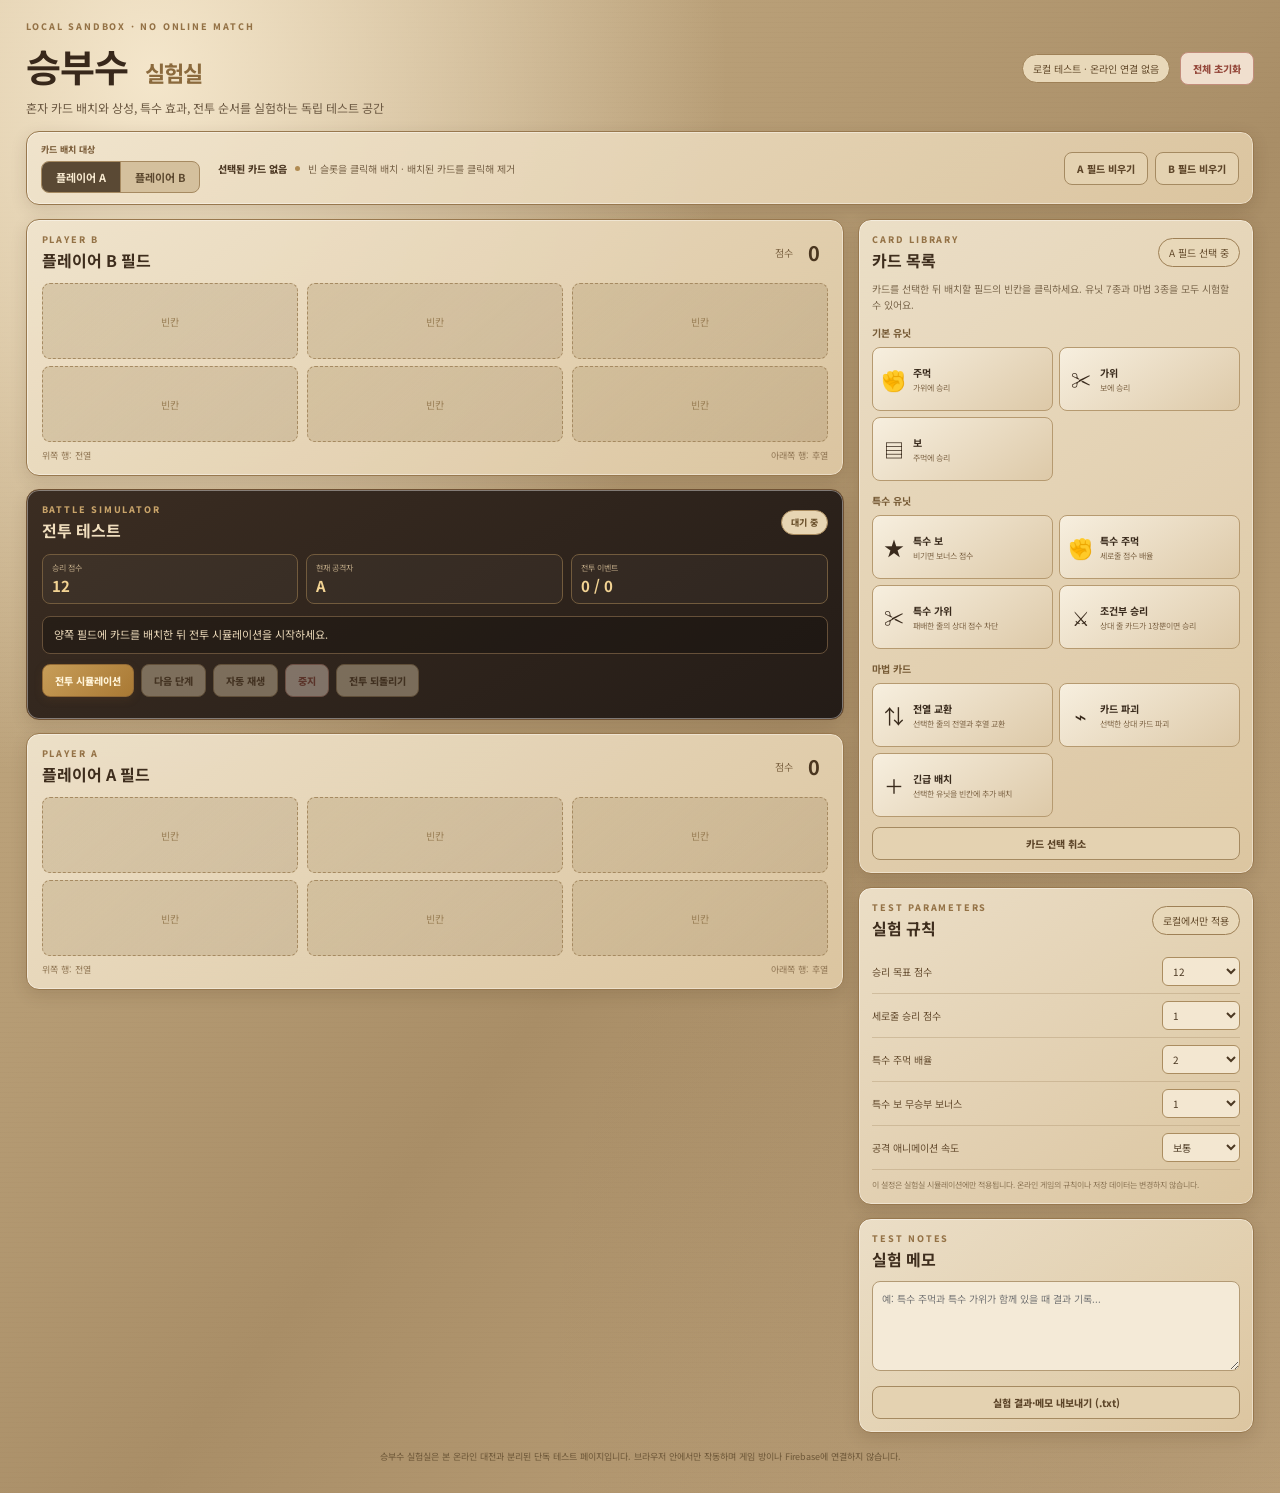
<file: rps-card-duel-lab/index.html>
<!doctype html>
<html lang="ko">
<head>
  <meta charset="UTF-8">
  <meta name="viewport" content="width=device-width, initial-scale=1.0">
  <meta name="theme-color" content="#32271e">
  <title>승부수 실험실 | 1인 카드 전투 테스트</title>
  <link rel="stylesheet" href="./lab.css">
</head>
<body>
  <main class="lab-shell">
    <header class="lab-header">
      <div>
        <p class="eyebrow">LOCAL SANDBOX · NO ONLINE MATCH</p>
        <h1>승부수 <span>실험실</span></h1>
        <p class="subhead">혼자 카드 배치와 상성, 특수 효과, 전투 순서를 실험하는 독립 테스트 공간</p>
      </div>
      <div class="header-actions">
        <span class="local-badge">로컬 테스트 · 온라인 연결 없음</span>
        <button id="resetAll" class="button danger-ghost" type="button">전체 초기화</button>
      </div>
    </header>

    <section class="tool-row panel">
      <div class="side-picker">
        <span class="tool-label">카드 배치 대상</span>
        <div class="segmented">
          <button class="active" data-side="p1" type="button">플레이어 A</button>
          <button data-side="p2" type="button">플레이어 B</button>
        </div>
      </div>
      <div class="tool-status">
        <span id="selectedStatus">선택된 카드 없음</span>
        <span class="dot"></span>
        <span>빈 슬롯을 클릭해 배치 · 배치된 카드를 클릭해 제거</span>
      </div>
      <div class="tool-actions">
        <button id="clearA" class="button secondary" type="button">A 필드 비우기</button>
        <button id="clearB" class="button secondary" type="button">B 필드 비우기</button>
      </div>
    </section>

    <section class="playground-grid">
      <div class="arena-column">
        <section class="board panel">
          <div class="board-head">
            <div><p class="eyebrow">PLAYER B</p><h2>플레이어 B 필드</h2></div>
            <div class="score-wrap"><span>점수</span><strong id="scoreB">0</strong></div>
          </div>
          <div id="fieldB" class="field-grid" aria-label="플레이어 B 필드"></div>
          <div class="board-foot"><span>위쪽 행: 전열</span><span>아래쪽 행: 후열</span></div>
        </section>

        <section class="battle-panel panel">
          <div class="battle-head">
            <div><p class="eyebrow">BATTLE SIMULATOR</p><h2>전투 테스트</h2></div>
            <span id="battleState" class="state-chip">대기 중</span>
          </div>
          <div class="battle-summary">
            <div><small>승리 점수</small><strong id="targetPoints">12</strong></div>
            <div><small>현재 공격자</small><strong id="attackerName">A</strong></div>
            <div><small>전투 이벤트</small><strong id="eventCounter">0 / 0</strong></div>
          </div>
          <div id="battleMessage" class="battle-message">양쪽 필드에 카드를 배치한 뒤 전투 시뮬레이션을 시작하세요.</div>
          <div class="battle-controls">
            <button id="startBattle" class="button primary" type="button">전투 시뮬레이션</button>
            <button id="stepBattle" class="button secondary" type="button" disabled>다음 단계</button>
            <button id="autoBattle" class="button secondary" type="button" disabled>자동 재생</button>
            <button id="stopBattle" class="button danger-ghost" type="button" disabled>중지</button>
            <button id="undoBattle" class="button secondary" type="button" disabled>전투 되돌리기</button>
          </div>
          <div id="eventTimeline" class="event-timeline"></div>
        </section>

        <section class="board panel">
          <div class="board-head">
            <div><p class="eyebrow">PLAYER A</p><h2>플레이어 A 필드</h2></div>
            <div class="score-wrap"><span>점수</span><strong id="scoreA">0</strong></div>
          </div>
          <div id="fieldA" class="field-grid" aria-label="플레이어 A 필드"></div>
          <div class="board-foot"><span>위쪽 행: 전열</span><span>아래쪽 행: 후열</span></div>
        </section>
      </div>

      <aside class="side-column">
        <section class="panel card-library">
          <div class="section-head"><div><p class="eyebrow">CARD LIBRARY</p><h2>카드 목록</h2></div><span id="selectedSideLabel" class="mini-badge">A 필드 선택 중</span></div>
          <p class="help">카드를 선택한 뒤 배치할 필드의 빈칸을 클릭하세요. 유닛 7종과 마법 3종을 모두 시험할 수 있어요.</p>
          <div class="library-group">
            <h3>기본 유닛</h3>
            <div id="basicCards" class="card-list"></div>
          </div>
          <div class="library-group">
            <h3>특수 유닛</h3>
            <div id="specialCards" class="card-list"></div>
          </div>
          <div class="library-group">
            <h3>마법 카드</h3>
            <div id="magicCards" class="card-list"></div>
          </div>
          <div id="magicLabPanel" class="magic-lab-panel hidden">
            <h3 id="magicLabTitle">마법 테스트</h3>
            <p id="magicLabHelp">마법의 대상을 설정하세요.</p>
            <label>대상 플레이어<select id="magicTargetSide"><option value="p2">플레이어 B</option><option value="p1">플레이어 A</option></select></label>
            <label>세로줄<select id="magicLane"><option value="0">왼쪽</option><option value="1">가운데</option><option value="2">오른쪽</option></select></label>
            <label>행 선택<select id="magicRow"><option value="0">전열</option><option value="1">후열</option></select></label>
            <label id="magicUnitRow" class="magic-unit-row">긴급 배치할 유닛
              <select id="magicUnitType">
                <option value="fist">주먹</option><option value="scissors">가위</option><option value="paper">보</option>
                <option value="specialPaper">특수 보</option><option value="specialFist">특수 주먹</option>
                <option value="specialScissors">특수 가위</option><option value="duelist">조건부 승리</option>
              </select>
            </label>
            <button id="applyMagic" class="button primary full" type="button">마법 적용</button>
          </div>
          <button id="clearSelection" class="button secondary full" type="button">카드 선택 취소</button>
        </section>

        <section class="panel rule-panel">
          <div class="section-head"><div><p class="eyebrow">TEST PARAMETERS</p><h2>실험 규칙</h2></div><span class="mini-badge">로컬에서만 적용</span></div>
          <label class="rule-row"><span>승리 목표 점수</span><select id="winTarget"><option>6</option><option>9</option><option selected>12</option><option>15</option><option>18</option></select></label>
          <label class="rule-row"><span>세로줄 승리 점수</span><select id="linePoint"><option>1</option><option>2</option><option>3</option></select></label>
          <label class="rule-row"><span>특수 주먹 배율</span><select id="fistMultiplier"><option>1</option><option selected>2</option><option>3</option></select></label>
          <label class="rule-row"><span>특수 보 무승부 보너스</span><select id="paperBonus"><option>0</option><option selected>1</option><option>2</option></select></label>
          <label class="rule-row"><span>공격 애니메이션 속도</span><select id="animationSpeed"><option value="250">빠르게</option><option value="550" selected>보통</option><option value="1000">느리게</option></select></label>
          <p class="rule-note">이 설정은 실험실 시뮬레이션에만 적용됩니다. 온라인 게임의 규칙이나 저장 데이터는 변경하지 않습니다.</p>
        </section>

        <section class="panel test-notes">
          <div class="section-head"><div><p class="eyebrow">TEST NOTES</p><h2>실험 메모</h2></div></div>
          <textarea id="testNotes" rows="4" placeholder="예: 특수 주먹과 특수 가위가 함께 있을 때 결과 기록..."></textarea>
          <button id="downloadNotes" class="button secondary full" type="button">실험 결과·메모 내보내기 (.txt)</button>
        </section>
      </aside>
    </section>
    <footer class="lab-footer">승부수 실험실은 본 온라인 대전과 분리된 단독 테스트 페이지입니다. 브라우저 안에서만 작동하며 게임 방이나 Firebase에 연결하지 않습니다.</footer>
  </main>
  <div id="toast" class="toast hidden" role="status"></div>
  <script src="./lab.js"></script>
</body>
</html>
</file>
<file: rps-card-duel-lab/lab.css>
@import url('https://fonts.googleapis.com/css2?family=Noto+Sans+KR:wght@400;500;600;700;800&display=swap');
:root{font-family:"Noto Sans KR",system-ui,sans-serif;color:#34271c;background:#b9a07b;font-synthesis:none;text-rendering:optimizeLegibility;--ink:#392b20;--muted:#77654d;--gold:#ad8145;--gold2:#d5ae68;--panel:#eadbc0;--panel-dark:#3b2d22;--line:#9e8057;--green:#537344;--red:#a34e43}
*{box-sizing:border-box}
body{margin:0;min-width:320px;min-height:100vh;background:
 radial-gradient(ellipse at 12% 5%,#f4e6cb 0,transparent 36%),
 radial-gradient(ellipse at 92% 90%,#644a3125 0,transparent 38%),
 repeating-linear-gradient(0deg,#795b3a09 0 1px,transparent 1px 5px),
 linear-gradient(130deg,#cbb38b,#a98e67 55%,#c2a77f)}
button,input,select,textarea{font:inherit}button{cursor:pointer}button:disabled{opacity:.42;cursor:not-allowed}
.lab-shell{width:min(1600px,100%);margin:0 auto;padding:20px clamp(12px,2vw,30px) 30px}
.lab-header{display:flex;justify-content:space-between;align-items:center;gap:20px;margin-bottom:15px}
.eyebrow{margin:0 0 5px;font-size:9px;font-weight:800;letter-spacing:1.8px;color:#947246}
.lab-header h1{margin:0;font-size:clamp(25px,3vw,38px);color:#38281b;letter-spacing:-1px}
.lab-header h1 span{font-size:.58em;color:#8b6a3d;margin-left:7px}
.subhead{margin:6px 0 0;color:#6d5a43;font-size:12px}
.header-actions{display:flex;align-items:center;gap:10px;flex-wrap:wrap;justify-content:flex-end}
.local-badge,.mini-badge{display:inline-flex;align-items:center;border:1px solid #9e8056;border-radius:99px;padding:6px 10px;color:#654c2d;background:#e8d8b9;font-size:10px;white-space:nowrap}
.panel{background:linear-gradient(145deg,#f0e4cded,#dfc9a4ed);border:1px solid #98784e;border-radius:13px;box-shadow:0 5px 16px #3d2b1725,inset 0 0 0 1px #fff6}
.tool-row{display:flex;align-items:center;gap:18px;padding:11px 14px;margin-bottom:14px;flex-wrap:wrap}
.tool-label{display:block;margin-bottom:5px;font-size:9px;font-weight:800;color:#806340}
.segmented{display:flex;border:1px solid #a68a61;border-radius:8px;overflow:hidden;background:#d4c09d}
.segmented button{border:0;border-right:1px solid #a68a61;background:transparent;color:#5d4930;padding:7px 14px;font-size:11px;font-weight:700}
.segmented button:last-child{border-right:0}.segmented button.active{background:#5a4934;color:#f7e9cf}
.tool-status{display:flex;align-items:center;gap:8px;font-size:10px;color:#786348;flex:1;min-width:210px}
.tool-status #selectedStatus{font-weight:800;color:#4d3924}.dot{width:5px;height:5px;border-radius:50%;background:#b08b52}
.tool-actions{display:flex;gap:7px}
.button{border-radius:8px;padding:8px 12px;border:1px solid transparent;font-size:10px;font-weight:800;transition:filter .15s,transform .15s}
.button:hover:not(:disabled){filter:brightness(1.06);transform:translateY(-1px)}
.button.primary{background:linear-gradient(135deg,#c79d58,#a97934);color:#fff3d7;border-color:#936a35;box-shadow:0 3px 8px #77512830}
.button.secondary{background:#e4d2b1;color:#5d4529;border-color:#a58a61}
.button.danger-ghost{background:#f0dfce;color:#95483b;border-color:#c28d7b}
.button.full{width:100%;margin-top:10px}
.playground-grid{display:grid;grid-template-columns:minmax(0,1.55fr) minmax(285px,.75fr);gap:14px;align-items:start}
.arena-column{display:grid;gap:13px;min-width:0}
.board{padding:13px 15px}
.board-head,.section-head,.battle-head{display:flex;justify-content:space-between;align-items:center;gap:10px}
.board-head h2,.section-head h2,.battle-head h2{margin:0;font-size:16px;color:#3e2d1d}
.board-head .eyebrow,.section-head .eyebrow,.battle-head .eyebrow{margin-bottom:2px}
.score-wrap{display:flex;align-items:center;gap:7px;color:#7e6544;font-size:10px}
.score-wrap strong{font-size:20px;color:#4a3620;min-width:28px;text-align:center}
.field-grid{display:grid;grid-template-columns:repeat(3,minmax(0,1fr));gap:9px;margin-top:11px}
.lane-column{display:grid;grid-template-rows:repeat(2,minmax(76px,auto));gap:7px;min-width:0}
.lab-slot{position:relative;min-width:0;min-height:76px;border:1px dashed #a68a61;border-radius:8px;background:linear-gradient(140deg,#bda77f70,#8d745038);display:flex;align-items:center;justify-content:center;color:#9b8057;transition:border-color .15s,background .15s,box-shadow .15s;overflow:hidden}
.lab-slot::after{content:"빈칸";font-size:10px;color:#9b8057}
.lab-slot.selected-target{border:2px solid #b18039;background:#e7d3aa;box-shadow:0 0 0 3px #b1803920}
.lab-slot.occupied{border:1px solid #94734b;background:linear-gradient(145deg,#f6eddb,#decaab);box-shadow:inset 0 0 0 2px #fff8}
.lab-slot .slot-card{width:100%;height:100%;min-height:76px;display:grid;grid-template-columns:28px minmax(0,1fr);gap:7px;align-items:center;padding:7px 9px;text-align:left;color:#36291d}
.slot-icon{font-size:21px;text-align:center}.slot-copy{display:flex;flex-direction:column;gap:3px;min-width:0}
.slot-copy strong{font-size:11px;white-space:nowrap;overflow:hidden;text-overflow:ellipsis}
.slot-copy small{font-size:8px;color:#796448;line-height:1.25}
.slot-remove{position:absolute;right:5px;top:4px;border:0;background:#71563a;color:#fff0d5;border-radius:50%;width:17px;height:17px;font-size:10px;line-height:17px;padding:0}
.board-foot{display:flex;justify-content:space-between;margin-top:7px;color:#907654;font-size:9px}
.state-chip{border:1px solid #a88a5d;border-radius:99px;background:#e7d5b3;color:#6d532e;padding:5px 9px;font-size:9px;font-weight:800}
.battle-panel{padding:13px 15px;background:linear-gradient(150deg,#3b2d22,#241c17);color:#f0e0c2;border-color:#705234}
.battle-head h2{color:#f1dfbf}.battle-head .eyebrow{color:#c9a46a}
.battle-summary{display:grid;grid-template-columns:repeat(3,1fr);gap:8px;margin:12px 0}
.battle-summary div{border:1px solid #725b3d;background:#ffffff08;border-radius:8px;padding:7px 9px;display:flex;flex-direction:column;gap:2px}
.battle-summary small{font-size:8px;color:#bda785}.battle-summary strong{font-size:15px;color:#f2d393}
.battle-message{min-height:38px;padding:9px 11px;background:#17120f75;border:1px solid #665039;border-radius:8px;color:#e8d6b7;font-size:11px;line-height:1.5}
.battle-controls{display:flex;gap:7px;flex-wrap:wrap;margin-top:10px}
.event-timeline{display:grid;gap:5px;margin-top:9px;max-height:170px;overflow:auto}
.event-line{display:flex;gap:8px;align-items:flex-start;padding:6px 8px;border-radius:6px;background:#fff1;border-left:3px solid #a9864f;color:#dbc7a5;font-size:9px;line-height:1.45}
.event-line.active{background:#b58b4730;border-left-color:#efc36d;color:#fff0d1}
.event-line.done{opacity:.62}
.side-column{display:grid;gap:13px;min-width:0}
.card-library,.rule-panel,.test-notes{padding:13px}
.help{font-size:10px;line-height:1.55;color:#7c684d;margin:9px 0 13px}
.library-group{margin-top:12px}.library-group h3{margin:0 0 7px;color:#765a35;font-size:10px}
.card-list{display:grid;grid-template-columns:repeat(2,minmax(0,1fr));gap:6px}
.library-card{min-width:0;min-height:64px;display:grid;grid-template-columns:25px minmax(0,1fr);align-items:center;gap:7px;padding:7px 8px;border:1px solid #b69a70;border-radius:8px;background:linear-gradient(145deg,#f7efdf,#ddc9a8);color:#392a1c;text-align:left}
.library-card.active{border:2px solid #9b6c2e;background:#f6e5c2;box-shadow:0 0 0 3px #a57b3b25}
.library-card .icon{font-size:20px;text-align:center}
.library-card strong{display:block;font-size:10px}.library-card small{display:block;margin-top:3px;color:#806748;font-size:8px;line-height:1.3}
.rule-panel .section-head{margin-bottom:10px}
.rule-row{display:flex;justify-content:space-between;align-items:center;gap:8px;padding:7px 0;border-bottom:1px solid #b9a17e80;color:#664d30;font-size:10px}
.rule-row select{min-width:78px;border:1px solid #ab8d60;border-radius:6px;background:#f3e7d1;color:#4b3822;padding:5px 6px;font-size:10px}
.rule-note{font-size:8px;line-height:1.5;color:#8c7656;margin:9px 0 0}
.test-notes textarea{width:100%;resize:vertical;min-height:90px;margin-top:10px;border:1px solid #b39a74;border-radius:8px;background:#f4ead7;color:#44321f;padding:9px;font:inherit;font-size:10px;outline:none}
.test-notes textarea:focus{border-color:#986d37;box-shadow:0 0 0 3px #b8894a25}
.lab-footer{text-align:center;color:#6d5738;font-size:9px;padding:17px 0 0}
.toast{position:fixed;left:50%;bottom:22px;transform:translateX(-50%);z-index:100;padding:10px 16px;border:1px solid #8d6c41;border-radius:99px;background:#30251c;color:#f5e5c8;font-size:11px;box-shadow:0 7px 20px #0004}
.hidden{display:none!important}
@keyframes labAttackA{0%{transform:translateX(0)}45%{transform:translateX(17px) scale(1.06)}100%{transform:translateX(0)}}
@keyframes labAttackB{0%{transform:translateX(0)}45%{transform:translateX(-17px) scale(1.06)}100%{transform:translateX(0)}}
@keyframes labHit{0%,100%{transform:translateX(0)}25%{transform:translateX(-5px)}60%{transform:translateX(5px)}}
@keyframes labDestroy{0%{opacity:1;transform:scale(1)}65%{opacity:.8;transform:scale(.9) rotate(3deg)}100%{opacity:0;transform:scale(.65) rotate(-8deg)}}
@keyframes labAdvanceA{0%{opacity:.45;transform:translateY(16px)}100%{opacity:1;transform:translateY(0)}}
@keyframes labAdvanceB{0%{opacity:.45;transform:translateY(-16px)}100%{opacity:1;transform:translateY(0)}}
.slot-card.anim-attack-a{animation:labAttackA .52s ease}.slot-card.anim-attack-b{animation:labAttackB .52s ease}
.slot-card.anim-hit{animation:labHit .48s ease}.slot-card.anim-destroy{animation:labDestroy .52s ease forwards}
.slot-card.anim-advance-a{animation:labAdvanceA .5s ease}.slot-card.anim-advance-b{animation:labAdvanceB .5s ease}
@media(max-width:1000px){.playground-grid{grid-template-columns:1fr}.side-column{grid-template-columns:repeat(2,minmax(0,1fr))}.card-library{grid-row:span 2}}
@media(max-width:680px){.lab-header{align-items:flex-start;flex-direction:column}.header-actions{justify-content:flex-start}.tool-row{align-items:flex-start}.tool-status{order:3;flex-basis:100%}.playground-grid{display:flex;flex-direction:column}.arena-column,.side-column{width:100%}.side-column{display:flex;flex-direction:column}.field-grid{gap:5px}.lane-column{grid-template-rows:repeat(2,minmax(64px,auto));gap:5px}.lab-slot{min-height:64px}.lab-slot .slot-card{min-height:64px;grid-template-columns:21px minmax(0,1fr);padding:5px}.slot-icon{font-size:17px}.slot-copy strong{font-size:9px}.slot-copy small{font-size:7px}.battle-controls .button{flex:1}.board{padding:10px}.battle-summary{grid-template-columns:repeat(3,1fr)}}

.magic-lab-panel{margin-top:12px;padding:11px;border:1px solid #a88a5c;border-radius:9px;background:#e0cbA6}
.magic-lab-panel h3{margin:0 0 5px;color:#5c4224;font-size:11px}
.magic-lab-panel p{font-size:9px;line-height:1.5;color:#7b6444;margin:0 0 9px}
.magic-lab-panel label{display:flex;align-items:center;justify-content:space-between;gap:8px;padding:5px 0;color:#654d2e;font-size:9px}
.magic-lab-panel select{max-width:135px;border:1px solid #b49970;border-radius:6px;background:#f6eddd;color:#493720;padding:5px;font-size:9px}
.magic-unit-row{display:flex}
.magic-lab-panel .button{margin-top:8px}
</file>
